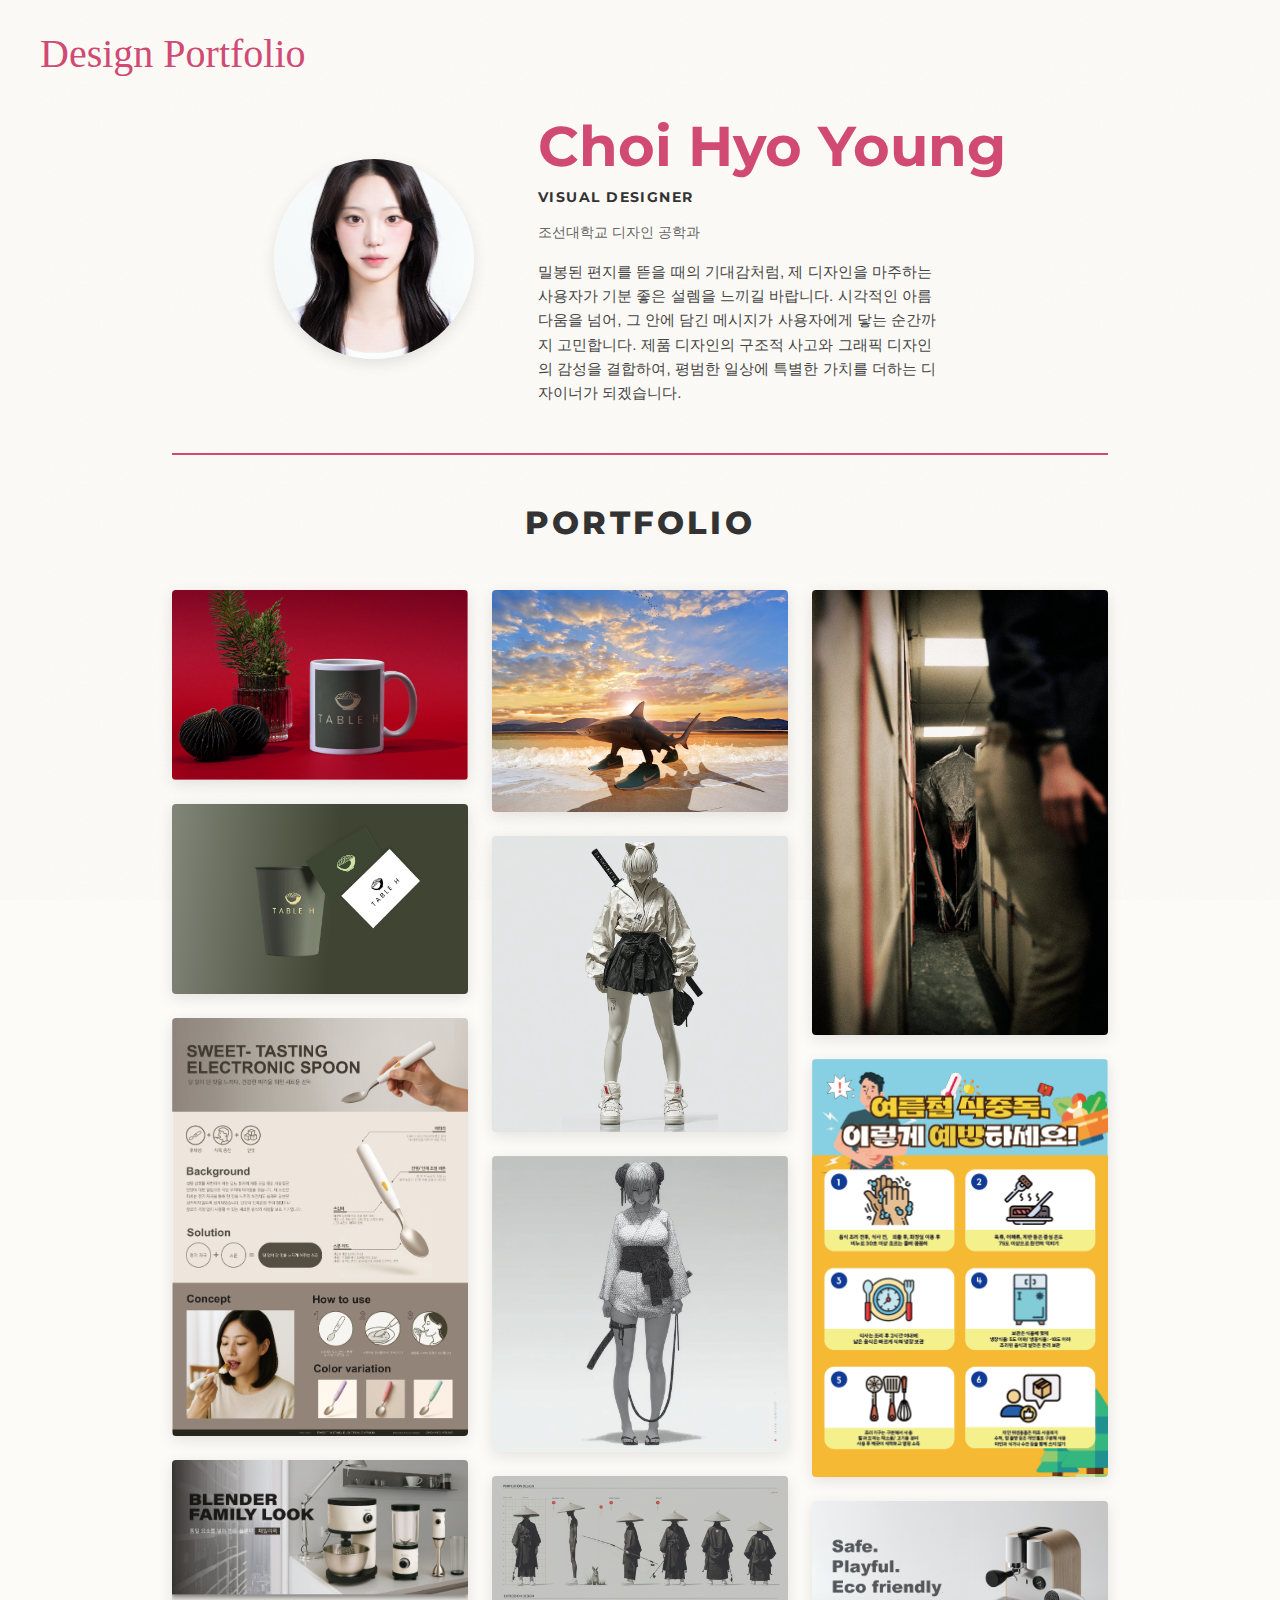
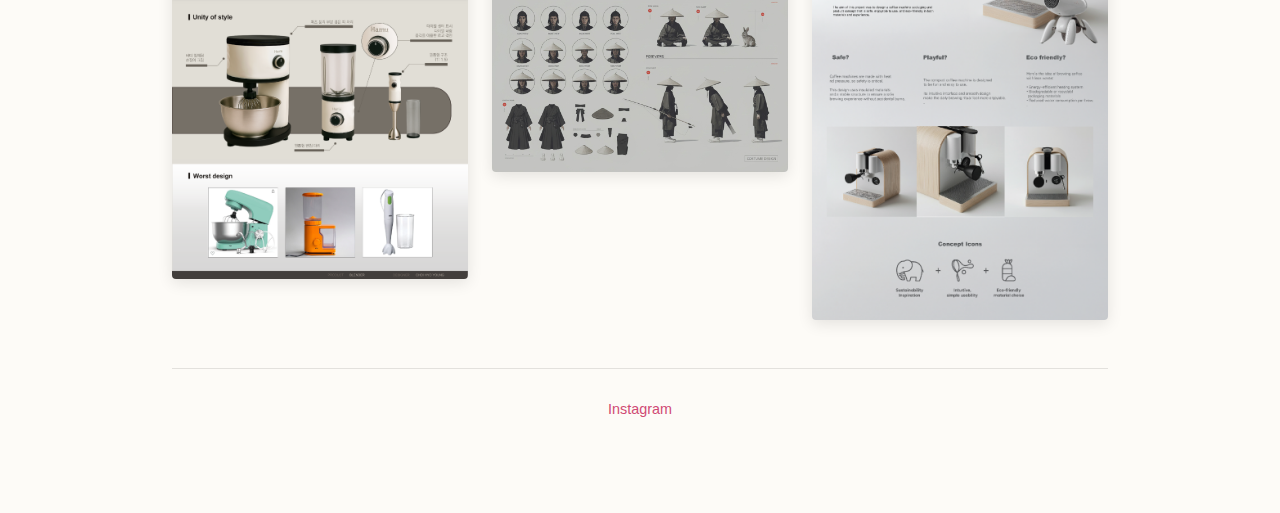
<file: gallery.html>
<!DOCTYPE html>
<html lang="ko">

<head>
    <meta charset="UTF-8">
    <meta name="viewport" content="width=device-width, initial-scale=1.0">
    <title>Hyo young - Portfolio</title>
    <!-- Google Fonts -->
    <link rel="preconnect" href="https://fonts.googleapis.com">
    <link rel="preconnect" href="https://fonts.gstatic.com" crossorigin>
    <link
        href="https://fonts.googleapis.com/css2?family=Montserrat:wght@400;700&family=Pretendard:wght@500&display=swap"
        rel="stylesheet">
    <!-- Import Pretendard manually or assume it's loaded via CSS import as per style.css -->
    <link rel="stylesheet" href="style.css">
</head>

<body class="gallery-body">
    <!-- Home Link Logo -->
    <a href="index.html" class="home-logo">Design Portfolio</a>

    <div class="gallery-container">
        <!-- New Designer Profile Section -->
        <section class="designer-profile">
            <div class="profile-img-wrapper">
                <img src="assets/profile_update.jpg" alt="Choi Hyo Young Profile" class="profile-img">
            </div>
            <div class="profile-info">
                <h2>Choi Hyo Young</h2>
                <div class="role">Visual Designer</div>
                <div class="specs">
                    조선대학교 디자인 공학과
                </div>
                <div class="bio">
                    밀봉된 편지를 뜯을 때의 기대감처럼, 제 디자인을 마주하는 사용자가 기분 좋은 설렘을 느끼길 바랍니다. 시각적인 아름다움을 넘어, 그 안에 담긴 메시지가 사용자에게 닿는 순간까지
                    고민합니다. 제품 디자인의 구조적 사고와 그래픽 디자인의 감성을 결합하여, 평범한 일상에 특별한 가치를 더하는 디자이너가 되겠습니다.
                </div>
            </div>
        </section>

        <header class="gallery-header">
            <h1>PORTFOLIO</h1>
        </header>

        <main class="masonry-grid">
            <div class="masonry-item">
                <img src="assets/project_1.png" alt="Project 1: Table H Mug red background">
            </div>
            <div class="masonry-item">
                <img src="assets/project_2.jpg" alt="Project 2: Table H Branding dark green">
            </div>
            <div class="masonry-item">
                <img src="assets/project_3.png" alt="Project 3: Electronic Spoon Infographic">
            </div>
            <div class="masonry-item">
                <img src="assets/project_4.png" alt="Project 4: Blender Family Look Industrial Design">
            </div>
            <div class="masonry-item">
                <img src="assets/project_5.jpg" alt="Project 5: Shark with Shoes Surreal Art">
            </div>
            <!-- Additional User Images -->
            <div class="masonry-item">
                <img src="assets/project_6.png" alt="Project 6: Character Design White Outfit">
            </div>
            <div class="masonry-item">
                <img src="assets/project_7.png" alt="Project 7: Character Design Kimono Style">
            </div>
            <div class="masonry-item">
                <img src="assets/project_8.jpg" alt="Project 8: Costume Design Sketches">
            </div>
            <div class="masonry-item">
                <img src="assets/project_9.jpg" alt="Project 9: Creature Design Corridor">
            </div>
            <div class="masonry-item">
                <img src="assets/project_16.png" alt="Project 16: Summer Food Safety Infographic">
            </div>
            <div class="masonry-item">
                <img src="assets/project_18.png" alt="Project 18: Coffee Machine Concept">
            </div>
        </main>

        <footer class="gallery-footer">
            <div class="social-links">
                <a href="https://www.instagram.com/gamu_404?igsh=MWE0amQzOTNkbGxyOQ%3D%3D&utm_source=qr"
                    target="_blank">Instagram</a>
            </div>
        </footer>
    </div>
</body>

</html>
</file>
<file: style.css>
/* Basic Setup */
* {
    margin: 0;
    padding: 0;
    box-sizing: border-box;
}

/* Import Pretendard from CDN */
@import url("https://cdn.jsdelivr.net/gh/orioncactus/pretendard@v1.3.9/dist/web/static/pretendard.min.css");

body {
    width: 100%;
    min-height: 100vh;
    font-family: 'Montserrat', sans-serif;
    background-color: #FFFFFF;
    /* Global White Background */
    color: #333;
    overflow-x: hidden;
}

/* --- Intro Page (Index) Styles --- */
.intro-container {
    width: 100vw;
    height: 100vh;
    display: flex;
    justify-content: center;
    align-items: center;
    /* Dark background to represent the "Inside" or void when torn */
    background-color: #222;
    overflow: hidden;
    text-align: center;
    position: relative;
}

.content-wrapper {
    display: flex;
    flex-direction: column;
    align-items: center;
    justify-content: center;
    gap: 2rem;
    z-index: 20;
    /* Content on top of tear layers */
    transition: opacity 0.5s ease;
}

.tearing-active .content-wrapper {
    opacity: 0;
}

/* Typography Updates */
.header h1 {
    font-family: 'Italianno', cursive;
    /* Aston Script substitute */
    font-weight: 400;
    font-size: 11rem;
    /* Much Larger as requested */
    letter-spacing: 0.02em;
    color: #D04A74;
    text-transform: uppercase;
    /* Reference image has uppercase */
    text-shadow: 1px 1px 0px rgba(255, 255, 255, 0.5);
    margin: 0;
    line-height: 1;
    position: relative;
    top: 20px;
    /* Slight adjustment */
}

.main-content {
    margin: 2rem 0;
}

.name {
    font-family: 'Montserrat', sans-serif;
    font-size: 3rem;
    font-weight: 800;
    color: #D04A74;
    line-height: 1.2;
    letter-spacing: -0.02em;
    text-transform: uppercase;
}

.footer p {
    font-family: 'KoPub Dotum', sans-serif;
    font-weight: 800;
    /* Bolder as requested */
    font-size: 1.1rem;
    letter-spacing: 0.05em;
    color: #D04A74;
    opacity: 1;
}

.entry-link {
    margin-top: 4rem;
    text-decoration: none;
    transition: transform 0.3s ease;
    cursor: pointer;
}

.click-text {
    font-family: 'Montserrat', sans-serif;
    font-weight: 700;
    font-size: 1.1rem;
    letter-spacing: 0.15em;
    color: #D04A74;
    text-transform: uppercase;
    border-bottom: 2px solid transparent;
    transition: border-bottom-color 0.3s ease;
}

.entry-link:hover .click-text {
    border-bottom-color: #D04A74;
}

.entry-link:hover {
    transform: translateY(-3px);
}

/* ... (Typography) ... */

/* --- Tearing Animation Styles --- */
.tear-layer {
    position: absolute;
    top: 0;
    width: 60%;
    height: 100%;
    /* The Envelope Texture is on the layers now */
    background-color: #fbfbfb;
    background-image: url('assets/envelope_bg.png');
    background-size: cover;
    z-index: 10;
    /* Below content (20) but above container (0) */
    transition: transform 1s cubic-bezier(0.6, 0.04, 0.98, 0.335);
    opacity: 1;
    /* Always visible initially */
    pointer-events: none;
    /* Drop shadow to make layers feel like physical paper above the void */
    box-shadow: 0 0 20px rgba(0, 0, 0, 0.5);
}

.tearing-active .tear-layer {
    /* Opacity stays 1 */
}

.tear-left {
    left: 0;
    width: 55%;
    background-position: left center;
    /* Zigzag Clip Path for jagged edge on the right side */
    clip-path: polygon(0% 0%,
            100% 0%,
            95% 5%, 100% 10%, 95% 15%, 100% 20%, 95% 25%, 100% 30%, 95% 35%, 100% 40%,
            95% 45%, 100% 50%, 95% 55%, 100% 60%, 95% 65%, 100% 70%, 95% 75%, 100% 80%,
            95% 85%, 100% 90%, 95% 95%, 100% 100%,
            0% 100%);
    transform-origin: bottom left;
}

.tear-right {
    right: 0;
    width: 55%;
    background-position: right center;
    /* Zigzag Clip Path for jagged edge on the left side (matching) */
    clip-path: polygon(5% 0%,
            100% 0%,
            100% 100%,
            5% 100%,
            0% 95%, 5% 90%, 0% 85%, 5% 80%, 0% 75%, 5% 70%, 0% 65%, 5% 60%,
            0% 55%, 5% 50%, 0% 45%, 5% 40%, 0% 35%, 5% 30%, 0% 25%, 5% 20%,
            0% 15%, 5% 10%, 0% 5%);
    transform-origin: bottom right;
}

/* The Torn Edge Pseudo-elements */
.tear-left::after,
.tear-right::after {
    content: none;
}

/* When active, move them apart */
.tearing-active .tear-left {
    transform: translateX(-100%) rotate(-5deg);
}

.tearing-active .tear-right {
    transform: translateX(100%) rotate(5deg);
}


/* --- Gallery Page Styles --- */
.gallery-body {
    background-color: #fdfbf7;
    /* Warm paper white */
    /* CSS Gradient + Noise to simulate plain paper texture since image gen failed */
    background-image: url("data:image/svg+xml,%3Csvg viewBox='0 0 200 200' xmlns='http://www.w3.org/2000/svg'%3E%3Cfilter id='noiseFilter'%3E%3CfeTurbulence type='fractalNoise' baseFrequency='0.8' numOctaves='3' stitchTiles='stitch'/%3E%3C/filter%3E%3Crect width='100%25' height='100%25' filter='url(%23noiseFilter)' opacity='0.05'/%3E%3C/svg%3E");
    background-size: 200px;
    background-attachment: fixed;
    padding: 2rem;
}

/* Home Logo Link */
.home-logo {
    position: absolute;
    top: 30px;
    left: 40px;
    font-family: 'Italianno', cursive;
    /* Aston Script substitute */
    font-size: 2.5rem;
    /* Logo-like small size */
    color: #D04A74;
    text-decoration: none;
    z-index: 100;
    transition: transform 0.3s ease;
}

.home-logo:hover {
    transform: scale(1.1);
}

.gallery-container {
    max-width: 1000px;
    margin: 0 auto;
    background-color: rgba(255, 255, 255, 0.0);
    padding: 2rem;
}

/* Designer Profile Section */
.designer-profile {
    display: flex;
    align-items: center;
    /* Center vertically */
    justify-content: center;
    gap: 4rem;
    padding: 3rem 0;
    border-bottom: 2px solid #D04A74;
    /* Accent divider */
    margin-bottom: 2rem;
    text-align: left;
}

.profile-img-wrapper {
    width: 200px;
    height: 200px;
    border-radius: 50%;
    /* Circle */
    overflow: hidden;
    box-shadow: 0 5px 15px rgba(0, 0, 0, 0.1);
    flex-shrink: 0;
}

.profile-img {
    width: 100%;
    height: 100%;
    object-fit: cover;
}

.profile-info h2 {
    font-family: 'Montserrat', sans-serif;
    /* Changed from Allura to match Role */
    font-weight: 700;
    color: #D04A74;
    font-size: 3.5rem;
    margin-bottom: 0.5rem;
}

.profile-info .role {
    font-family: 'Montserrat', sans-serif;
    font-weight: 700;
    text-transform: uppercase;
    letter-spacing: 0.1em;
    font-size: 0.9rem;
    color: #333;
    margin-bottom: 1rem;
}

.profile-info .specs {
    font-family: 'KoPub Dotum', sans-serif;
    font-size: 0.9rem;
    color: #666;
    margin-bottom: 1rem;
    line-height: 1.5;
}

.profile-info .bio {
    font-family: 'Pretendard', sans-serif;
    font-size: 0.95rem;
    color: #444;
    max-width: 400px;
    line-height: 1.6;
}

.gallery-header {
    text-align: center;
    margin-bottom: 3rem;
    padding-top: 1rem;
}

.gallery-header h1 {
    font-family: 'Montserrat', sans-serif;
    font-weight: 800;
    font-size: 2rem;
    color: #333;
    /* Dark Grey specifically for gallery title per modern look, or #D04A74 if preferred */
    letter-spacing: 0.1em;
}

.masonry-grid {
    column-count: 3;
    column-gap: 1.5rem;
}

.masonry-item {
    break-inside: avoid;
    margin-bottom: 1.5rem;
}

.masonry-item img {
    width: 100%;
    height: auto;
    display: block;
    border-radius: 4px;
    /* Optional: Slight rounding for cleaner look */
    /* Add subtle shadow for depth */
    box-shadow: 0 4px 15px rgba(0, 0, 0, 0.1);
    transition: transform 0.3s ease, box-shadow 0.3s ease;
}

/* Hover Effect: Zoom and Deeper Shadow */
.masonry-item img:hover {
    transform: scale(1.03);
    box-shadow: 0 8px 25px rgba(0, 0, 0, 0.15);
    z-index: 2;
    /* Ensure it pops over neighbors if overlapping (though masonry usually doesn't overlap) */
}

.gallery-footer {
    margin-top: 3rem;
    padding: 2rem 0;
    border-top: 1px solid rgba(0, 0, 0, 0.1);
    text-align: center;
}

.social-links {
    font-family: 'Pretendard', sans-serif;
    font-weight: 500;
    font-size: 0.9rem;
    color: #D04A74;
    /* Intro text color */
}

.social-links a {
    text-decoration: none;
    color: #D04A74;
    /* Intro text color */
    margin: 0 10px;
    transition: opacity 0.2s;
}

.social-links span {
    color: #D04A74;
    opacity: 0.5;
}

/* Responsive Masonry */
@media (max-width: 900px) {
    .masonry-grid {
        column-count: 2;
    }
}

@media (max-width: 768px) {
    .designer-profile {
        flex-direction: column;
        gap: 2rem;
        text-align: center;
    }

    .profile-info .bio {
        margin: 0 auto;
    }

    .header h1 {
        font-size: 3.5rem;
    }

    .name {
        font-size: 3rem;
    }
}

@media (max-width: 600px) {
    .masonry-grid {
        column-count: 1;
    }

    .envelope-wrapper {
        width: 280px;
    }
}
</file>
